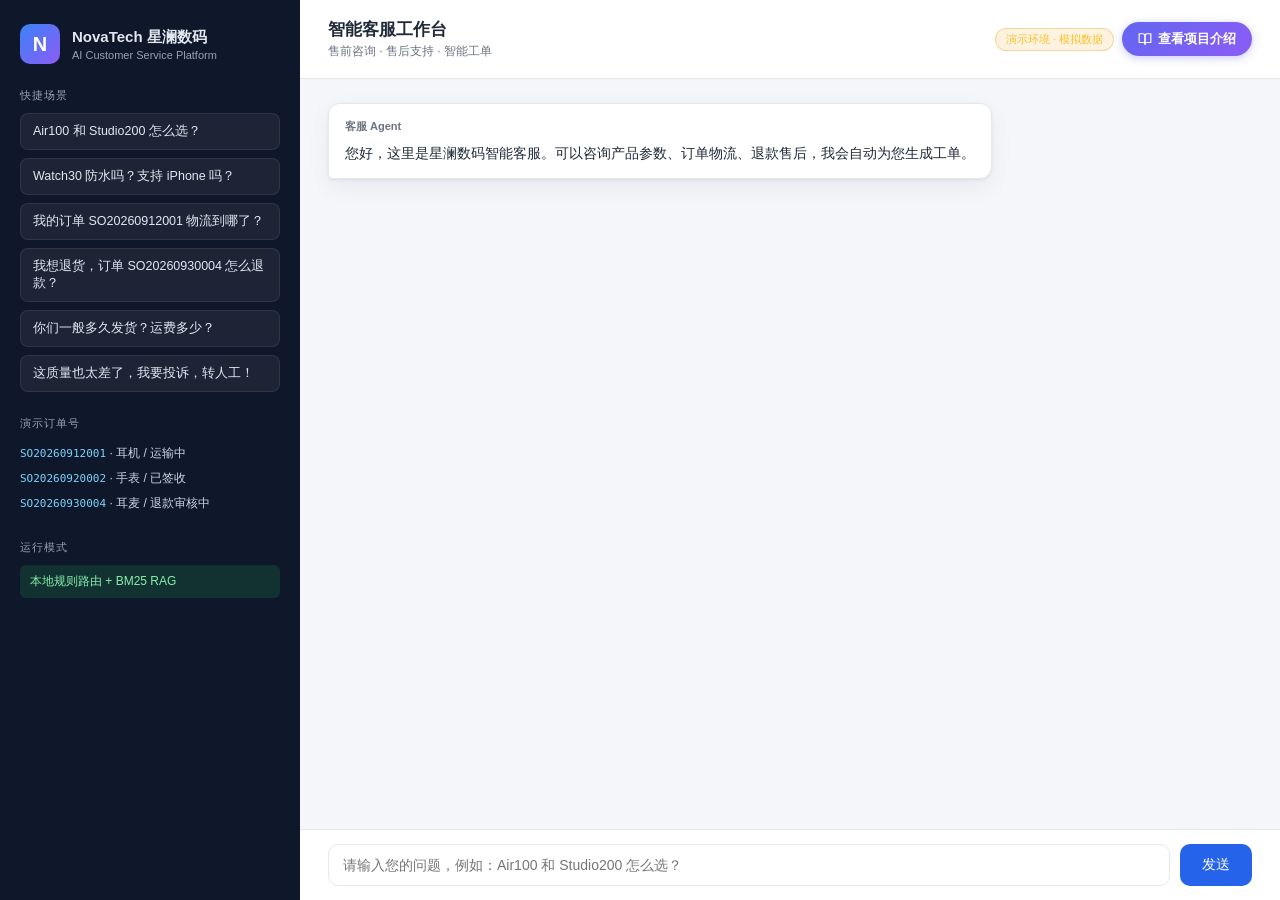
<file: frontend/index.html>
<!doctype html>
<html lang="zh-CN">
  <head>
    <meta charset="UTF-8" />
    <meta name="viewport" content="width=device-width, initial-scale=1.0" />
    <link rel="icon" href="data:image/svg+xml,<svg xmlns='http://www.w3.org/2000/svg' viewBox='0 0 64 64'><rect width='64' height='64' rx='14' fill='%236366f1'/><text x='32' y='45' font-size='36' font-weight='700' text-anchor='middle' fill='white' font-family='Arial'>N</text></svg>" />
    <title>AI Customer Service Platform · 星澜数码智能客服</title>
    <link rel="stylesheet" href="./styles.css" />
  </head>
  <body>
    <aside class="sidebar">
      <div class="brand">
        <div class="brand-logo">N</div>
        <div>
          <p class="brand-name">NovaTech 星澜数码</p>
          <p class="brand-sub">AI Customer Service Platform</p>
        </div>
      </div>

      <div class="side-block">
        <p class="side-title">快捷场景</p>
        <div class="quick" id="prompts"></div>
      </div>

      <div class="side-block">
        <p class="side-title">演示订单号</p>
        <ul class="order-list">
          <li><code>SO20260912001</code> <span>· 耳机 / 运输中</span></li>
          <li><code>SO20260920002</code> <span>· 手表 / 已签收</span></li>
          <li><code>SO20260930004</code> <span>· 耳麦 / 退款审核中</span></li>
        </ul>
      </div>

      <div class="side-block">
        <p class="side-title">运行模式</p>
        <p class="side-meta" id="mode-badge">本地规则路由 + BM25 RAG</p>
      </div>
    </aside>

    <main class="chat-area">
      <header class="chat-header">
        <div>
          <h1>智能客服工作台</h1>
          <p class="sub">售前咨询 · 售后支持 · 智能工单</p>
        </div>
        <div class="header-stats" id="header-stats">
          <span class="demo-badge" title="商品/订单/退款均为模拟数据，退款与转人工为模拟受理">演示环境 · 模拟数据</span>
          <a class="showcase-btn" href="/showcase">
            <svg viewBox="0 0 24 24" fill="none" stroke="currentColor" stroke-width="2" stroke-linecap="round" stroke-linejoin="round" aria-hidden="true"><path d="M2 3h6a4 4 0 0 1 4 4v14a3 3 0 0 0-3-3H2z"/><path d="M22 3h-6a4 4 0 0 0-4 4v14a3 3 0 0 1 3-3h7z"/></svg>
            查看项目介绍
          </a>
        </div>
      </header>

      <section class="chat" id="chat" aria-live="polite"></section>
      <p class="error" id="error"></p>

      <form class="composer" id="composer">
        <input id="message-input" placeholder="请输入您的问题，例如：Air100 和 Studio200 怎么选？" />
        <button type="submit">发送</button>
      </form>
    </main>

    <script src="./app.js"></script>
  </body>
</html>
</file>
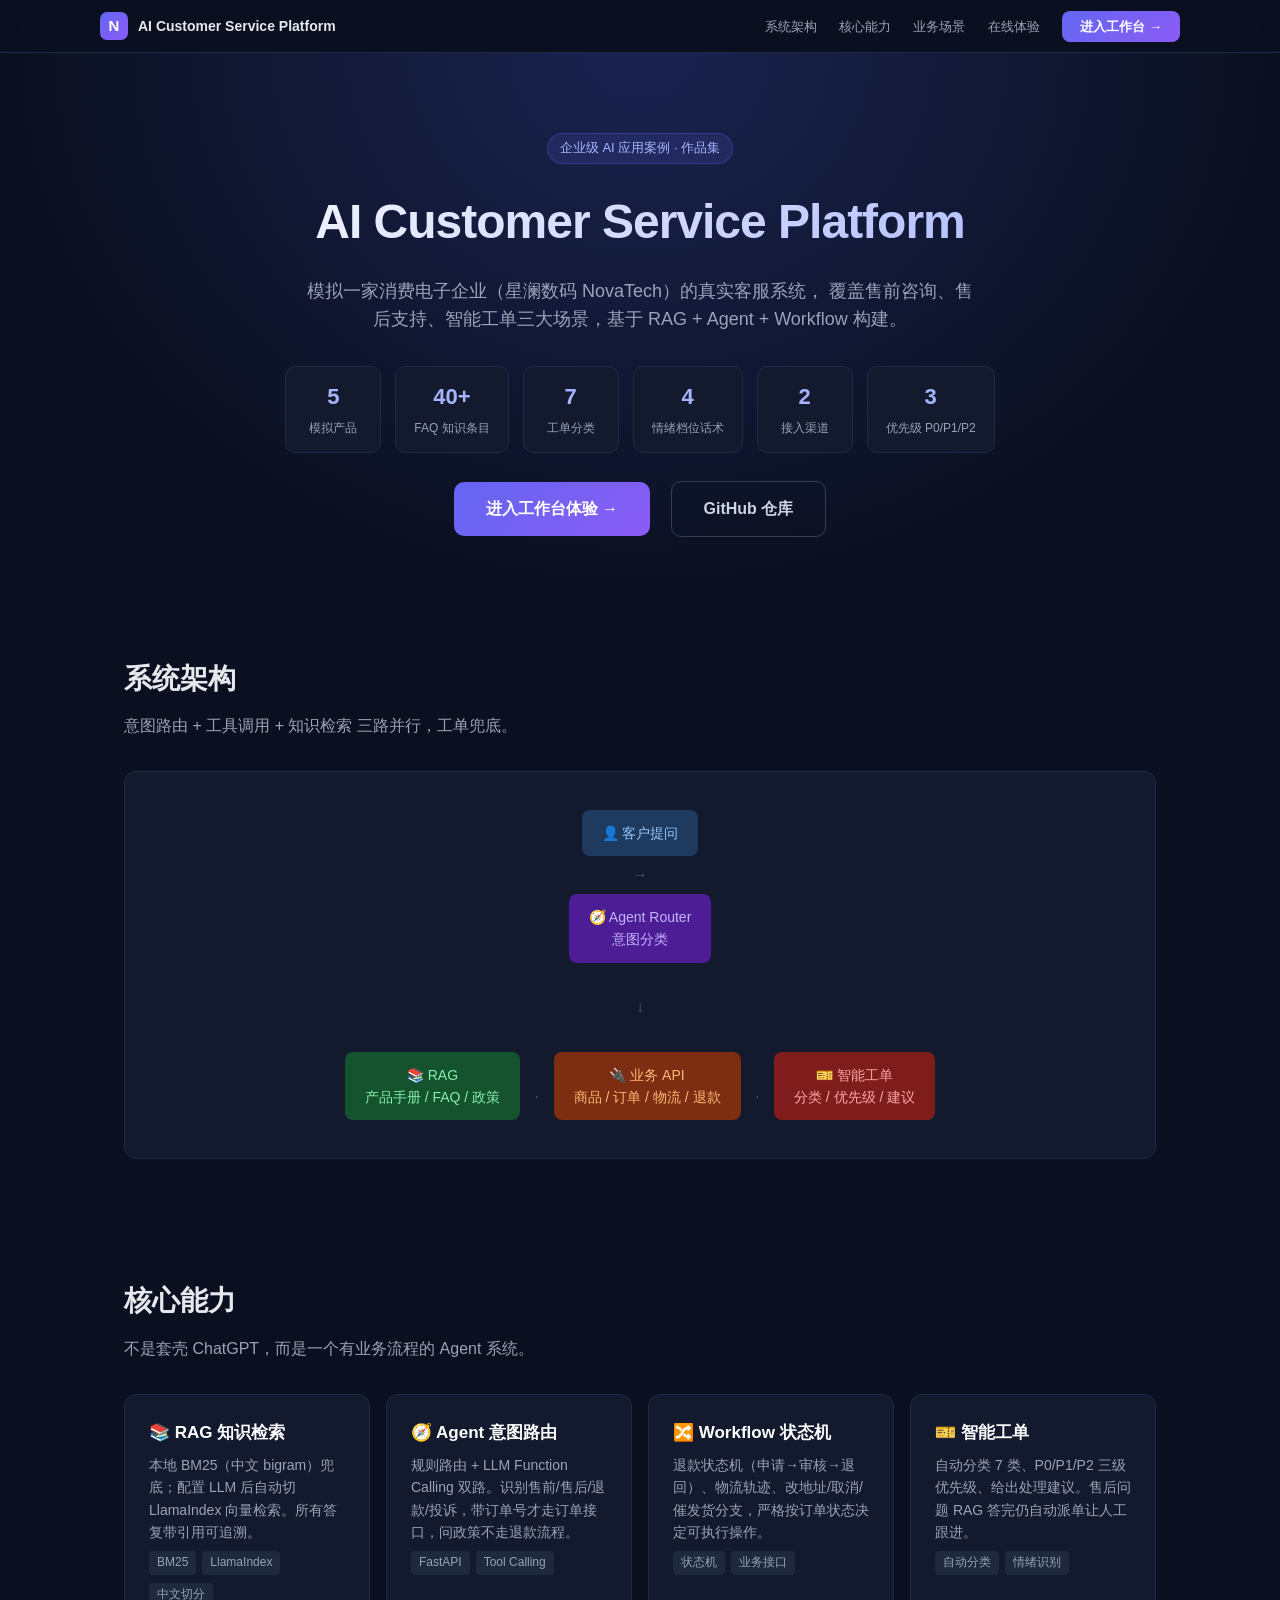
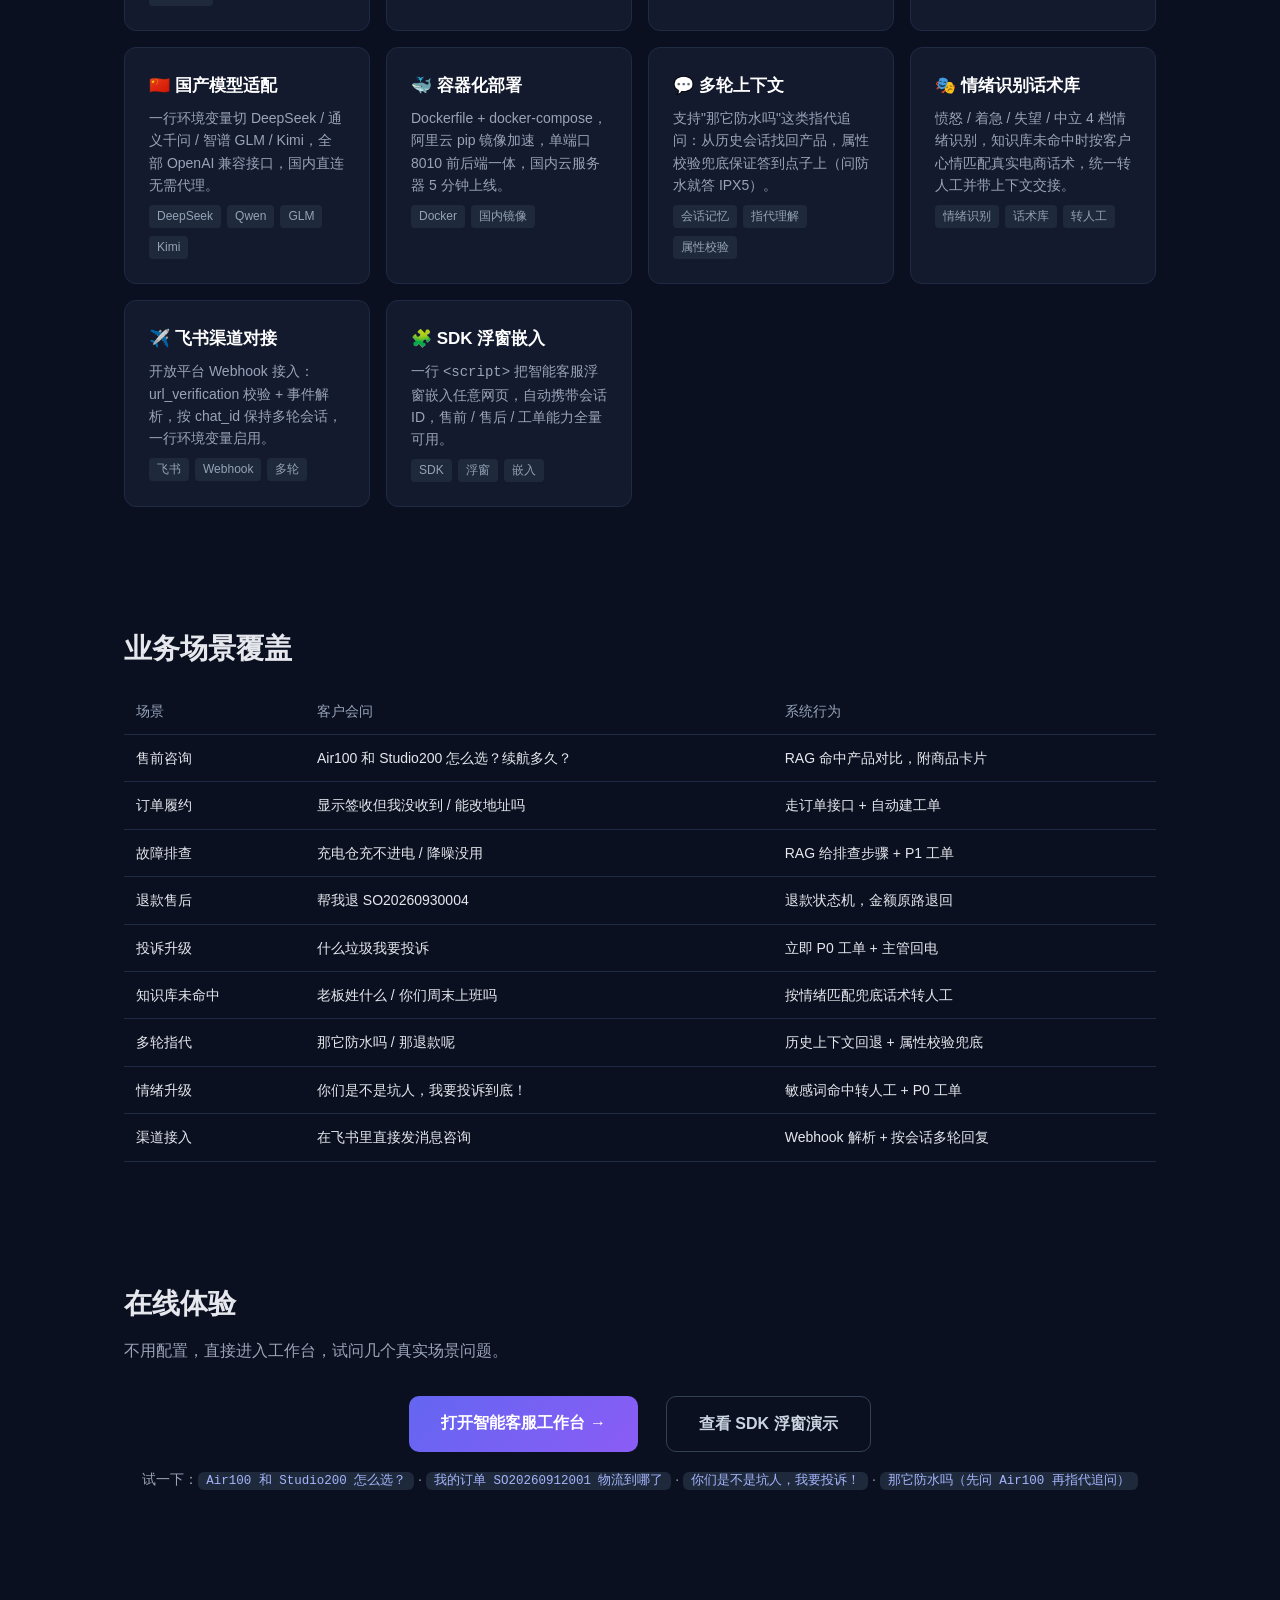
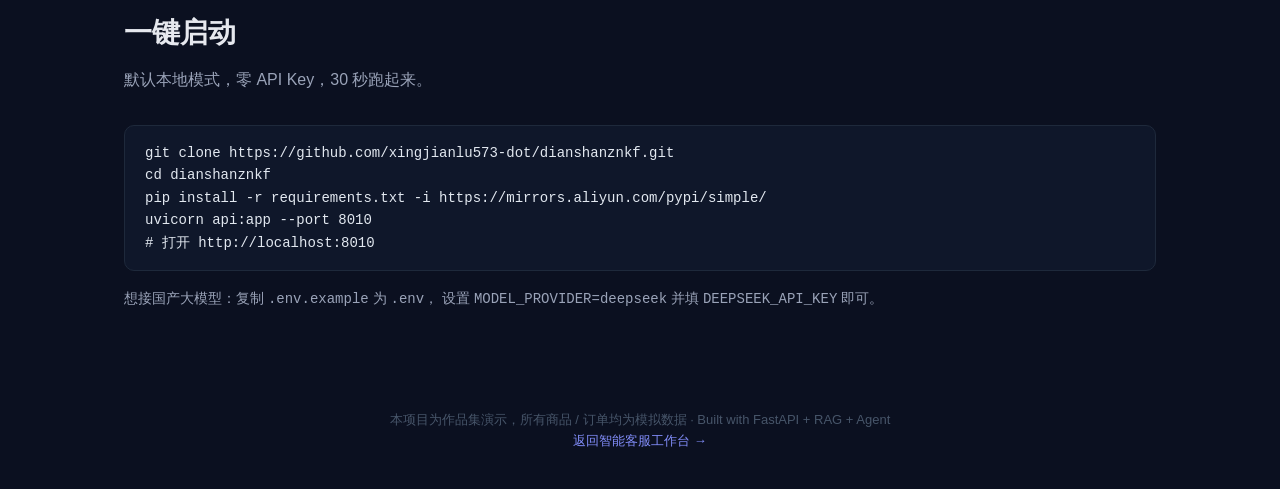
<file: frontend/showcase.html>
<!doctype html>
<html lang="zh-CN">
<head>
<meta charset="UTF-8" />
<meta name="viewport" content="width=device-width, initial-scale=1.0" />
<link rel="icon" href="data:image/svg+xml,<svg xmlns='http://www.w3.org/2000/svg' viewBox='0 0 64 64'><rect width='64' height='64' rx='14' fill='%236366f1'/><text x='32' y='45' font-size='36' font-weight='700' text-anchor='middle' fill='white' font-family='Arial'>N</text></svg>" />
<title>AI Customer Service Platform · 企业级电商智能客服</title>
<style>
  * { box-sizing: border-box; margin: 0; padding: 0; }
  body {
    font-family: -apple-system, "PingFang SC", "Microsoft YaHei", sans-serif;
    background: #0b1020;
    color: #e6e8ee;
    line-height: 1.6;
  }
  .container { max-width: 1080px; margin: 0 auto; padding: 0 24px; }
  header {
    padding: 80px 0 60px;
    text-align: center;
    background: radial-gradient(ellipse at top, #1a2350 0%, #0b1020 70%);
  }
  .badge {
    display: inline-block; padding: 4px 12px; border-radius: 999px;
    background: rgba(99,102,241,.15); color: #a5b4fc; font-size: 13px;
    border: 1px solid rgba(99,102,241,.3); margin-bottom: 20px;
  }
  h1 {
    font-size: 48px; font-weight: 700; letter-spacing: -1px;
    background: linear-gradient(135deg, #fff 0%, #a5b4fc 100%);
    -webkit-background-clip: text; -webkit-text-fill-color: transparent;
    margin-bottom: 16px;
  }
  .subtitle { font-size: 18px; color: #9aa3b8; max-width: 680px; margin: 0 auto 32px; }
  .demo-note {
    display: inline-block; padding: 6px 14px; border-radius: 8px; margin-bottom: 24px;
    background: rgba(245,158,11,.1); color: #fbbf24; font-size: 13px;
    border: 1px solid rgba(245,158,11,.3);
  }
  .cta {
    display: inline-block; padding: 14px 32px; border-radius: 10px;
    background: linear-gradient(135deg, #6366f1, #8b5cf6); color: #fff;
    text-decoration: none; font-weight: 600; margin: 0 8px;
  }
  .cta.secondary { background: transparent; border: 1px solid #334155; color: #cbd5e1; }
  section { padding: 60px 0; }
  h2 { font-size: 28px; margin-bottom: 12px; }
  .lead { color: #9aa3b8; margin-bottom: 32px; }
  .grid { display: grid; grid-template-columns: repeat(auto-fit, minmax(240px, 1fr)); gap: 16px; }
  .card {
    background: #131a2e; border: 1px solid #1f2a44; border-radius: 12px;
    padding: 24px;
  }
  .card h3 { font-size: 17px; margin-bottom: 8px; color: #fff; }
  .card p { font-size: 14px; color: #9aa3b8; }
  .tag {
    display: inline-block; font-size: 12px; padding: 2px 8px; border-radius: 4px;
    background: #1e293b; color: #94a3b8; margin-right: 6px; margin-top: 8px;
  }
  pre {
    background: #0f172a; border: 1px solid #1e293b; border-radius: 10px;
    padding: 16px 20px; overflow-x: auto; font-size: 14px;
    color: #e2e8f0; font-family: ui-monospace, "Cascadia Code", monospace;
  }
  .arch {
    background: #131a2e; border: 1px solid #1f2a44; border-radius: 12px;
    padding: 32px; text-align: center;
  }
  .arch-box {
    display: inline-block; padding: 12px 20px; border-radius: 8px;
    margin: 6px; font-size: 14px;
  }
  .arch-user { background: #1e3a5f; color: #93c5fd; }
  .arch-router { background: #4c1d95; color: #c4b5fd; }
  .arch-rag { background: #14532d; color: #86efac; }
  .arch-api { background: #7c2d12; color: #fdba74; }
  .arch-ticket { background: #7f1d1d; color: #fca5a5; }
  .arrow { color: #475569; margin: 0 4px; }
  table { width: 100%; border-collapse: collapse; margin-top: 16px; }
  th, td { padding: 12px; text-align: left; border-bottom: 1px solid #1f2a44; font-size: 14px; }
  th { color: #94a3b8; font-weight: 500; }
  footer { padding: 40px 0; text-align: center; color: #475569; font-size: 13px; }
  /* ===== 新增：顶部导航 ===== */
  .topnav { position: sticky; top: 0; z-index: 10; background: rgba(11,16,32,.88); backdrop-filter: blur(10px); border-bottom: 1px solid #1f2a44; }
  .nav-inner { display: flex; justify-content: space-between; align-items: center; padding: 12px 0; }
  .nav-brand { display: flex; gap: 10px; align-items: center; font-weight: 600; font-size: 14px; color: #e6e8ee; }
  .nav-logo { width: 28px; height: 28px; border-radius: 7px; background: linear-gradient(135deg, #6366f1, #8b5cf6); display: grid; place-items: center; font-size: 15px; font-weight: 700; color: #fff; }
  .nav-links a { color: #9aa3b8; text-decoration: none; font-size: 13px; margin-left: 18px; }
  .nav-links a:hover { color: #fff; }
  .nav-links .nav-cta { background: linear-gradient(135deg, #6366f1, #8b5cf6); color: #fff; padding: 8px 18px; border-radius: 8px; font-weight: 600; }
  .nav-links .nav-cta:hover { opacity: .9; }
  /* ===== 新增：Hero 数据指标 ===== */
  .stats { display: flex; justify-content: center; gap: 14px; flex-wrap: wrap; margin-bottom: 28px; }
  .stat { background: #131a2e; border: 1px solid #1f2a44; border-radius: 10px; padding: 12px 18px; min-width: 96px; }
  .stat b { display: block; font-size: 22px; color: #a5b4fc; }
  .stat span { font-size: 12px; color: #94a3b8; }
  /* ===== 新增：在线体验区 ===== */
  .demo-row { display: flex; justify-content: center; gap: 12px; flex-wrap: wrap; }
  .demo-tips { margin-top: 16px; text-align: center; color: #9aa3b8; font-size: 14px; }
  .demo-tips code { background: #1e293b; padding: 2px 8px; border-radius: 6px; color: #a5b4fc; font-size: 12.5px; }
  html { scroll-padding-top: 64px; }
</style>
</head>
<body>

<nav class="topnav">
  <div class="container nav-inner">
    <div class="nav-brand"><span class="nav-logo">N</span> AI Customer Service Platform</div>
    <div class="nav-links">
      <a href="#arch">系统架构</a>
      <a href="#cap">核心能力</a>
      <a href="#scenes">业务场景</a>
      <a href="#demo">在线体验</a>
      <a class="nav-cta" href="/">进入工作台 →</a>
    </div>
  </div>
</nav>

<header>
  <div class="container">
    <div class="badge">企业级 AI 应用案例 · 作品集</div>
    <h1>AI Customer Service Platform</h1>
    <p class="subtitle">模拟一家消费电子企业（星澜数码 NovaTech）的真实客服系统，
      覆盖售前咨询、售后支持、智能工单三大场景，基于 RAG + Agent + Workflow 构建。</p>
    <div class="stats">
      <div class="stat"><b>5</b><span>模拟产品</span></div>
      <div class="stat"><b>40+</b><span>FAQ 知识条目</span></div>
      <div class="stat"><b>7</b><span>工单分类</span></div>
      <div class="stat"><b>4</b><span>情绪档位话术</span></div>
      <div class="stat"><b>2</b><span>接入渠道</span></div>
      <div class="stat"><b>3</b><span>优先级 P0/P1/P2</span></div>
    </div>
    <a class="cta" href="/">进入工作台体验 →</a>
    <a class="cta secondary" href="https://github.com/xingjianlu573-dot/dianshanznkf">GitHub 仓库</a>
  </div>
</header>

<section id="arch">
  <div class="container">
    <h2>系统架构</h2>
    <p class="lead">意图路由 + 工具调用 + 知识检索 三路并行，工单兜底。</p>
    <div class="arch">
      <div class="arch-box arch-user">👤 客户提问</div>
      <div class="arrow">→</div>
      <div class="arch-box arch-router">🧭 Agent Router<br/>意图分类</div>
      <br/><br/>
      <div class="arrow">↓</div>
      <br/>
      <div class="arch-box arch-rag">📚 RAG<br/>产品手册 / FAQ / 政策</div>
      <span class="arrow">·</span>
      <div class="arch-box arch-api">🔌 业务 API<br/>商品 / 订单 / 物流 / 退款</div>
      <span class="arrow">·</span>
      <div class="arch-box arch-ticket">🎫 智能工单<br/>分类 / 优先级 / 建议</div>
    </div>
  </div>
</section>

<section id="cap">
  <div class="container">
    <h2>核心能力</h2>
    <p class="lead">不是套壳 ChatGPT，而是一个有业务流程的 Agent 系统。</p>
    <div class="grid">
      <div class="card">
        <h3>📚 RAG 知识检索</h3>
        <p>本地 BM25（中文 bigram）兜底；配置 LLM 后自动切 LlamaIndex 向量检索。所有答复带引用可追溯。</p>
        <span class="tag">BM25</span><span class="tag">LlamaIndex</span><span class="tag">中文切分</span>
      </div>
      <div class="card">
        <h3>🧭 Agent 意图路由</h3>
        <p>规则路由 + LLM Function Calling 双路。识别售前/售后/退款/投诉，带订单号才走订单接口，问政策不走退款流程。</p>
        <span class="tag">FastAPI</span><span class="tag">Tool Calling</span>
      </div>
      <div class="card">
        <h3>🔀 Workflow 状态机</h3>
        <p>退款状态机（申请→审核→退回）、物流轨迹、改地址/取消/催发货分支，严格按订单状态决定可执行操作。</p>
        <span class="tag">状态机</span><span class="tag">业务接口</span>
      </div>
      <div class="card">
        <h3>🎫 智能工单</h3>
        <p>自动分类 7 类、P0/P1/P2 三级优先级、给出处理建议。售后问题 RAG 答完仍自动派单让人工跟进。</p>
        <span class="tag">自动分类</span><span class="tag">情绪识别</span>
      </div>
      <div class="card">
        <h3>🇨🇳 国产模型适配</h3>
        <p>一行环境变量切 DeepSeek / 通义千问 / 智谱 GLM / Kimi，全部 OpenAI 兼容接口，国内直连无需代理。</p>
        <span class="tag">DeepSeek</span><span class="tag">Qwen</span><span class="tag">GLM</span><span class="tag">Kimi</span>
      </div>
      <div class="card">
        <h3>🐳 容器化部署</h3>
        <p>Dockerfile + docker-compose，阿里云 pip 镜像加速，单端口 8010 前后端一体，国内云服务器 5 分钟上线。</p>
        <span class="tag">Docker</span><span class="tag">国内镜像</span>
      </div>
      <div class="card">
        <h3>💬 多轮上下文</h3>
        <p>支持"那它防水吗"这类指代追问：从历史会话找回产品，属性校验兜底保证答到点子上（问防水就答 IPX5）。</p>
        <span class="tag">会话记忆</span><span class="tag">指代理解</span><span class="tag">属性校验</span>
      </div>
      <div class="card">
        <h3>🎭 情绪识别话术库</h3>
        <p>愤怒 / 着急 / 失望 / 中立 4 档情绪识别，知识库未命中时按客户心情匹配真实电商话术，统一转人工并带上下文交接。</p>
        <span class="tag">情绪识别</span><span class="tag">话术库</span><span class="tag">转人工</span>
      </div>
      <div class="card">
        <h3>✈️ 飞书渠道对接</h3>
        <p>开放平台 Webhook 接入：url_verification 校验 + 事件解析，按 chat_id 保持多轮会话，一行环境变量启用。</p>
        <span class="tag">飞书</span><span class="tag">Webhook</span><span class="tag">多轮</span>
      </div>
      <div class="card">
        <h3>🧩 SDK 浮窗嵌入</h3>
        <p>一行 <code>&lt;script&gt;</code> 把智能客服浮窗嵌入任意网页，自动携带会话 ID，售前 / 售后 / 工单能力全量可用。</p>
        <span class="tag">SDK</span><span class="tag">浮窗</span><span class="tag">嵌入</span>
      </div>
    </div>
  </div>
</section>

<section id="scenes">
  <div class="container">
    <h2>业务场景覆盖</h2>
    <table>
      <tr><th>场景</th><th>客户会问</th><th>系统行为</th></tr>
      <tr><td>售前咨询</td><td>Air100 和 Studio200 怎么选？续航多久？</td><td>RAG 命中产品对比，附商品卡片</td></tr>
      <tr><td>订单履约</td><td>显示签收但我没收到 / 能改地址吗</td><td>走订单接口 + 自动建工单</td></tr>
      <tr><td>故障排查</td><td>充电仓充不进电 / 降噪没用</td><td>RAG 给排查步骤 + P1 工单</td></tr>
      <tr><td>退款售后</td><td>帮我退 SO20260930004</td><td>退款状态机，金额原路退回</td></tr>
      <tr><td>投诉升级</td><td>什么垃圾我要投诉</td><td>立即 P0 工单 + 主管回电</td></tr>
      <tr><td>知识库未命中</td><td>老板姓什么 / 你们周末上班吗</td><td>按情绪匹配兜底话术转人工</td></tr>
      <tr><td>多轮指代</td><td>那它防水吗 / 那退款呢</td><td>历史上下文回退 + 属性校验兜底</td></tr>
      <tr><td>情绪升级</td><td>你们是不是坑人，我要投诉到底！</td><td>敏感词命中转人工 + P0 工单</td></tr>
      <tr><td>渠道接入</td><td>在飞书里直接发消息咨询</td><td>Webhook 解析 + 按会话多轮回复</td></tr>
    </table>
  </div>
</section>

<section id="demo">
  <div class="container">
    <h2>在线体验</h2>
    <p class="lead">不用配置，直接进入工作台，试问几个真实场景问题。</p>
    <div class="demo-row">
      <a class="cta" href="/">打开智能客服工作台 →</a>
      <a class="cta secondary" href="/sdk-demo.html">查看 SDK 浮窗演示</a>
    </div>
    <p class="demo-tips">
      试一下：<code>Air100 和 Studio200 怎么选？</code> ·
      <code>我的订单 SO20260912001 物流到哪了</code> ·
      <code>你们是不是坑人，我要投诉！</code> ·
      <code>那它防水吗（先问 Air100 再指代追问）</code>
    </p>
  </div>
</section>

<section>
  <div class="container">
    <h2>一键启动</h2>
    <p class="lead">默认本地模式，零 API Key，30 秒跑起来。</p>
    <pre>git clone https://github.com/xingjianlu573-dot/dianshanznkf.git
cd dianshanznkf
pip install -r requirements.txt -i https://mirrors.aliyun.com/pypi/simple/
uvicorn api:app --port 8010
# 打开 http://localhost:8010</pre>
    <p style="margin-top:16px; color:#9aa3b8; font-size:14px;">
      想接国产大模型：复制 <code>.env.example</code> 为 <code>.env</code>，
      设置 <code>MODEL_PROVIDER=deepseek</code> 并填 <code>DEEPSEEK_API_KEY</code> 即可。
    </p>
  </div>
</section>

<footer>
  <div class="container">
    本项目为作品集演示，所有商品 / 订单均为模拟数据 · Built with FastAPI + RAG + Agent<br/>
    <a href="/" style="color:#818cf8; text-decoration:none;">返回智能客服工作台 →</a>
  </div>
</footer>

</body>
</html>
</file>
<file: frontend/styles.css>
* { box-sizing: border-box; margin: 0; padding: 0; }
:root {
  --bg: #f4f6fa;
  --panel: #ffffff;
  --border: #e6e8ee;
  --text: #1f2937;
  --muted: #6b7280;
  --primary: #2563eb;
  --primary-soft: #dbeafe;
  --shadow: 0 1px 3px rgba(15,23,42,.06), 0 8px 24px rgba(15,23,42,.06);
}
body {
  font-family: -apple-system, BlinkMacSystemFont, "Segoe UI", "PingFang SC",
    "Microsoft YaHei", sans-serif;
  background: var(--bg);
  color: var(--text);
  display: flex;
  height: 100vh;
  overflow: hidden;
}
.sidebar {
  width: 300px; background: #0f172a; color: #e2e8f0;
  padding: 24px 20px; display: flex; flex-direction: column; gap: 24px;
}
.brand { display: flex; gap: 12px; align-items: center; }
.brand-logo {
  width: 40px; height: 40px; border-radius: 10px;
  background: linear-gradient(135deg, #3b82f6, #8b5cf6);
  display: grid; place-items: center;
  font-weight: 700; font-size: 20px; color: #fff;
}
.brand-name { font-weight: 600; font-size: 15px; }
.brand-sub { font-size: 11px; color: #94a3b8; margin-top: 2px; }
.side-title {
  font-size: 11px; text-transform: uppercase; letter-spacing: .08em;
  color: #94a3b8; margin-bottom: 10px;
}
.quick { display: flex; flex-direction: column; gap: 8px; }
.quick button {
  background: rgba(255,255,255,.06); color: #e2e8f0;
  border: 1px solid rgba(255,255,255,.08);
  padding: 9px 12px; border-radius: 8px;
  font-size: 12.5px; cursor: pointer; text-align: left;
}
.quick button:hover { background: rgba(59,130,246,.25); border-color: #3b82f6; }
.order-list { list-style: none; font-size: 12px; color: #cbd5e1; }
.order-list li { padding: 4px 0; }
.order-list code { color: #7dd3fc; font-size: 11px; }
.side-meta {
  font-size: 12px; padding: 8px 10px; border-radius: 6px;
  background: rgba(34,197,94,.15); color: #86efac;
}
.chat-area { flex: 1; display: flex; flex-direction: column; }
.chat-header {
  padding: 18px 28px; background: var(--panel);
  border-bottom: 1px solid var(--border);
  display: flex; justify-content: space-between; align-items: center;
}
.chat-header h1 { font-size: 17px; font-weight: 600; }
.chat-header .sub { font-size: 12px; color: var(--muted); margin-top: 2px; }
.demo-badge {
  display: inline-block; padding: 3px 10px; border-radius: 999px;
  background: rgba(245,158,11,.12); color: #fbbf24; font-size: 11px;
  border: 1px solid rgba(245,158,11,.35); white-space: nowrap;
}
.header-stats { font-size: 12px; color: var(--muted); display: flex; align-items: center; gap: 8px; }
.showcase-btn {
  display: inline-flex; align-items: center; gap: 6px;
  padding: 8px 16px; border-radius: 999px;
  background: linear-gradient(135deg, #6366f1, #8b5cf6);
  color: #fff; text-decoration: none; font-size: 13px; font-weight: 600;
  border: none; cursor: pointer; box-shadow: 0 2px 8px rgba(99,102,241,.35);
  transition: opacity .15s, transform .15s;
}
.showcase-btn:hover { opacity: .9; transform: translateY(-1px); }
.showcase-btn svg { width: 14px; height: 14px; }
.chat {
  flex: 1; overflow-y: auto; padding: 24px 28px;
  display: flex; flex-direction: column; gap: 14px;
}
.message {
  max-width: 780px; padding: 14px 16px; border-radius: 12px;
  box-shadow: var(--shadow); white-space: pre-wrap;
  line-height: 1.6; font-size: 14px;
}
.message-user { align-self: flex-end; background: var(--primary); color: #fff; border-bottom-right-radius: 4px; }
.message-agent { align-self: flex-start; background: var(--panel); border: 1px solid var(--border); border-bottom-left-radius: 4px; }
.message-header { display: flex; gap: 8px; align-items: center; margin-bottom: 6px; font-size: 11px; }
.message-user .message-header span:first-child { color: #dbeafe; }
.message-agent .message-header span:first-child { color: var(--muted); font-weight: 600; }
.intent { padding: 2px 8px; border-radius: 999px; font-size: 10.5px; font-weight: 500; }
.intent-pre_sale, .intent-rag { background: var(--primary-soft); color: #1d4ed8; }
.intent-order_status, .intent-refund { background: #fef3c7; color: #92400e; }
.intent-escalate { background: #fee2e2; color: #b91c1c; }
.ticket { margin-top: 10px; border-top: 1px dashed var(--border); padding-top: 10px; font-size: 12px; }
.ticket-head { display: flex; gap: 8px; align-items: center; margin-bottom: 6px; }
.ticket-id { font-family: ui-monospace, monospace; color: var(--muted); }
.priority { padding: 1px 8px; border-radius: 4px; font-weight: 600; font-size: 11px; }
.p0 { background: #fee2e2; color: #b91c1c; }
.p1 { background: #ffedd5; color: #c2410c; }
.p2 { background: #dcfce7; color: #15803d; }
.ticket table { width: 100%; border-collapse: collapse; margin-top: 4px; }
.ticket td { padding: 3px 8px 3px 0; vertical-align: top; }
.ticket td:first-child { color: var(--muted); width: 80px; }
details { margin-top: 8px; font-size: 12px; }
details summary { cursor: pointer; color: var(--muted); }
details pre, details p { background: #f8fafc; padding: 8px; border-radius: 6px; margin-top: 6px; overflow-x: auto; font-size: 11.5px; }
/* 引用分块阅读器 */
.sources { margin-top: 10px; border-top: 1px dashed var(--border); padding-top: 8px; font-size: 12px; }
.sources-head { color: var(--muted); margin-bottom: 6px; font-weight: 500; }
.source-item { margin-top: 4px; border: 1px solid var(--border); border-radius: 8px; padding: 6px 10px; }
.source-item summary { display: flex; gap: 8px; align-items: center; cursor: pointer; color: var(--text); }
.src-badge { background: var(--primary-soft); color: #1d4ed8; padding: 1px 7px; border-radius: 999px; font-size: 10.5px; font-weight: 600; white-space: nowrap; }
.source-item .src-body { background: #f8fafc; white-space: pre-wrap; line-height: 1.55; }
.typing { align-self: flex-start; padding: 10px 14px; background: var(--panel); border: 1px solid var(--border); border-radius: 12px; color: var(--muted); font-size: 13px; }
.composer { display: flex; gap: 10px; padding: 14px 28px; background: var(--panel); border-top: 1px solid var(--border); }
.composer input { flex: 1; padding: 12px 14px; border: 1px solid var(--border); border-radius: 10px; font-size: 14px; outline: none; }
.composer input:focus { border-color: var(--primary); }
.composer button { padding: 0 22px; background: var(--primary); color: #fff; border: none; border-radius: 10px; font-size: 14px; cursor: pointer; }
.composer button:disabled { opacity: .5; cursor: not-allowed; }
.error { color: #dc2626; font-size: 12px; padding: 0 28px 8px; }
.error[hidden] { display: none; }
</file>
